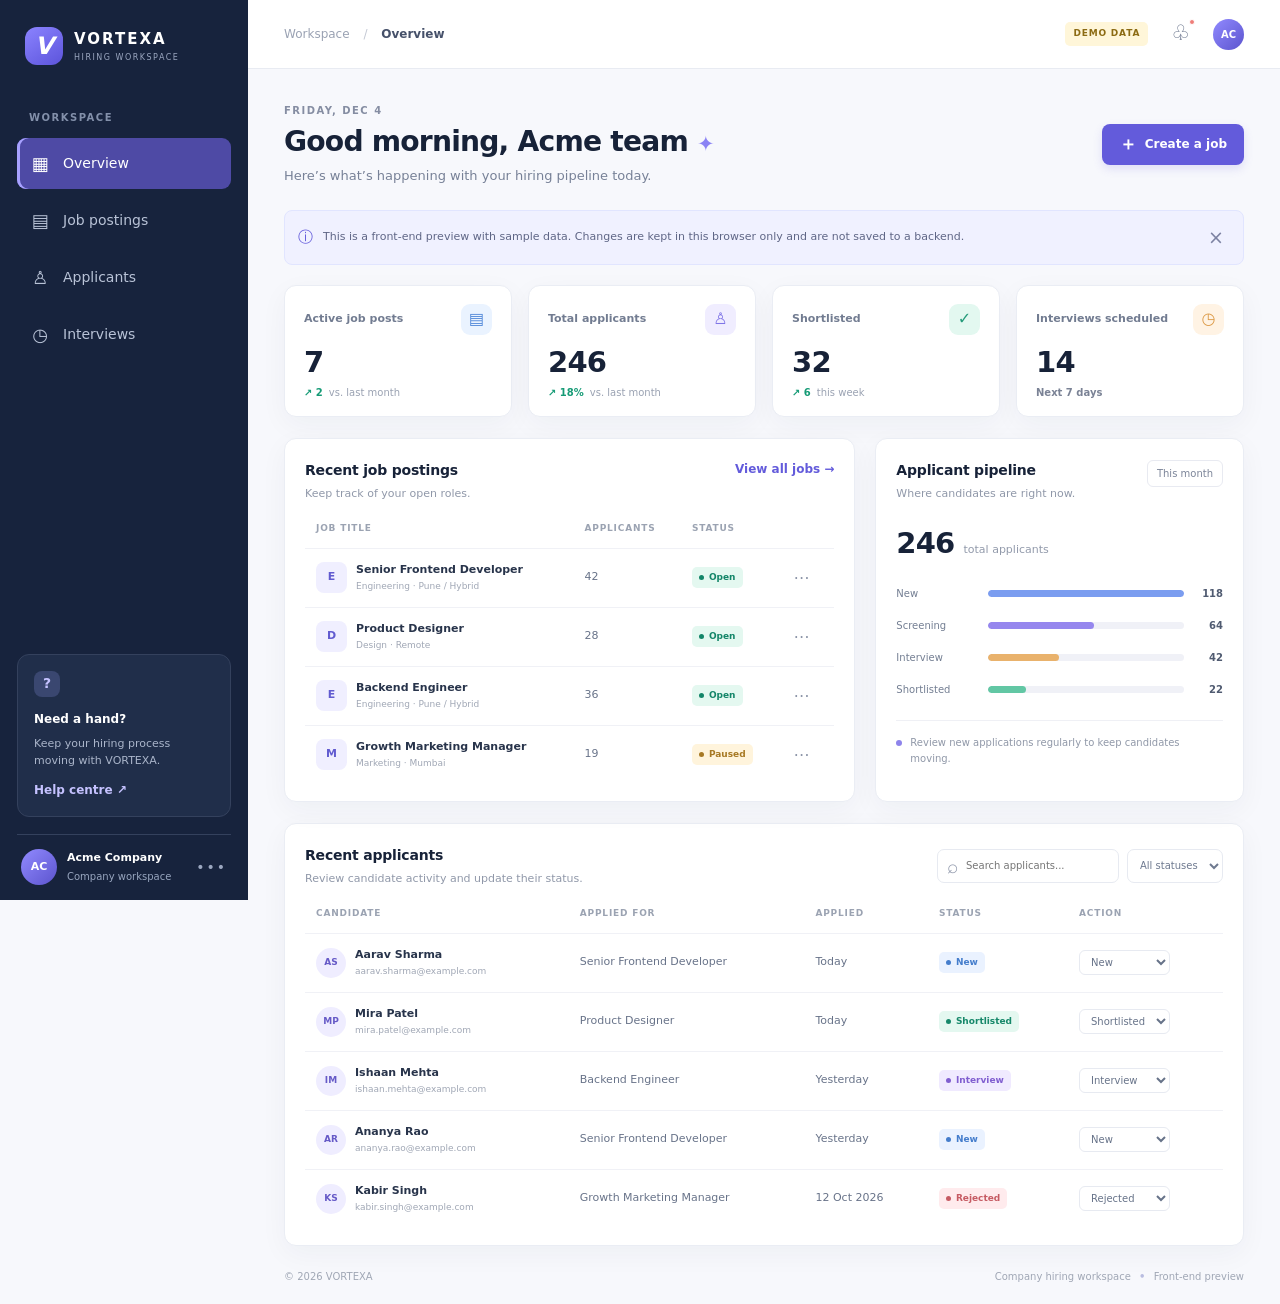
<file: frontend/company-dashboard/index.html>
<!DOCTYPE html>
<html lang="en">
<head>
  <meta charset="UTF-8">
  <meta name="viewport" content="width=device-width, initial-scale=1.0">
  <meta name="description" content="VORTEXA company recruitment dashboard">
  <title>VORTEXA | Company Dashboard</title>
  <link rel="stylesheet" href="styles.css">
  <script src="app.js" defer></script>
</head>
<body>
  <div class="app-shell">
    <aside class="sidebar" id="sidebar">
      <a class="brand" href="#" aria-label="VORTEXA home">
        <span class="brand-mark">V</span>
        <span><strong>VORTEXA</strong><small>HIRING WORKSPACE</small></span>
      </a>
      <div class="workspace-label">WORKSPACE</div>
      <nav class="main-nav" aria-label="Main navigation">
        <button class="nav-item active" data-view="overview"><span class="nav-icon">▦</span>Overview</button>
        <button class="nav-item" data-view="jobs"><span class="nav-icon">▤</span>Job postings</button>
        <button class="nav-item" data-view="applicants"><span class="nav-icon">♙</span>Applicants</button>
        <button class="nav-item" data-view="interviews"><span class="nav-icon">◷</span>Interviews</button>
      </nav>
      <div class="sidebar-bottom">
        <div class="help-card"><span class="help-icon">?</span><strong>Need a hand?</strong><p>Keep your hiring process moving with VORTEXA.</p><button id="helpButton" class="text-button">Help centre ↗</button></div>
        <div class="profile-mini"><div class="avatar avatar-purple">AC</div><div class="profile-copy"><strong>Acme Company</strong><span>Company workspace</span></div><span class="profile-dots">•••</span></div>
      </div>
    </aside>

    <main class="main-area">
      <header class="topbar">
        <button class="mobile-menu" id="mobileMenu" aria-label="Toggle navigation">☰</button>
        <div class="breadcrumb">Workspace <span>/</span> <strong id="breadcrumbCurrent">Overview</strong></div>
        <div class="top-actions"><span class="demo-badge">DEMO DATA</span><button class="icon-button" id="notificationButton" aria-label="Notifications">♧<i></i></button><div class="avatar avatar-purple top-avatar">AC</div></div>
      </header>

      <section class="page-content">
        <div class="welcome-row">
          <div><p class="eyebrow" id="todayLabel">COMPANY WORKSPACE</p><h1 id="pageTitle">Good morning, Acme team <span>✦</span></h1><p class="subtitle" id="pageSubtitle">Here’s what’s happening with your hiring pipeline today.</p></div>
          <button class="primary-button" id="createJobButton"><span>＋</span> Create a job</button>
        </div>

        <div class="notice" role="status"><span class="notice-symbol">ⓘ</span><span>This is a front-end preview with sample data. Changes are kept in this browser only and are not saved to a backend.</span><button id="dismissNotice" aria-label="Dismiss notice">×</button></div>

        <section class="stats-grid" aria-label="Hiring statistics">
          <article class="stat-card"><div class="stat-top"><span>Active job posts</span><span class="stat-icon icon-blue">▤</span></div><div class="stat-number" id="activeJobsCount">8</div><div class="stat-foot"><span class="trend positive">↗ 2</span><span>vs. last month</span></div></article>
          <article class="stat-card"><div class="stat-top"><span>Total applicants</span><span class="stat-icon icon-violet">♙</span></div><div class="stat-number" id="applicantsCount">246</div><div class="stat-foot"><span class="trend positive">↗ 18%</span><span>vs. last month</span></div></article>
          <article class="stat-card"><div class="stat-top"><span>Shortlisted</span><span class="stat-icon icon-green">✓</span></div><div class="stat-number" id="shortlistedCount">32</div><div class="stat-foot"><span class="trend positive">↗ 6</span><span>this week</span></div></article>
          <article class="stat-card"><div class="stat-top"><span>Interviews scheduled</span><span class="stat-icon icon-orange">◷</span></div><div class="stat-number" id="interviewsCount">14</div><div class="stat-foot"><span class="trend neutral">Next 7 days</span></div></article>
        </section>

        <section class="content-grid">
          <article class="panel jobs-panel" id="jobsPanel">
            <div class="panel-heading"><div><h2>Recent job postings</h2><p>Keep track of your open roles.</p></div><button class="text-button" data-go="jobs">View all jobs →</button></div>
            <div class="table-wrap"><table><thead><tr><th>JOB TITLE</th><th>APPLICANTS</th><th>STATUS</th><th></th></tr></thead><tbody id="jobsTableBody"></tbody></table></div>
            <div class="empty-state hidden" id="jobsEmpty">No jobs match your search.</div>
          </article>

          <article class="panel pipeline-panel">
            <div class="panel-heading"><div><h2>Applicant pipeline</h2><p>Where candidates are right now.</p></div><span class="small-pill">This month</span></div>
            <div class="pipeline-total"><strong>246</strong><span>total applicants</span></div>
            <div class="pipeline-bars" id="pipelineBars"></div>
            <div class="pipeline-note"><span class="note-dot"></span>Review new applications regularly to keep candidates moving.</div>
          </article>
        </section>

        <section class="panel applicants-panel" id="applicantsPanel">
          <div class="panel-heading applicants-heading"><div><h2>Recent applicants</h2><p>Review candidate activity and update their status.</p></div><div class="applicant-tools"><label class="search-box"><span>⌕</span><input id="applicantSearch" type="search" placeholder="Search applicants..." aria-label="Search applicants"></label><select id="statusFilter" aria-label="Filter by status"><option value="all">All statuses</option><option value="New">New</option><option value="Shortlisted">Shortlisted</option><option value="Interview">Interview</option><option value="Rejected">Rejected</option></select></div></div>
          <div class="table-wrap"><table><thead><tr><th>CANDIDATE</th><th>APPLIED FOR</th><th>APPLIED</th><th>STATUS</th><th>ACTION</th></tr></thead><tbody id="applicantsTableBody"></tbody></table></div>
          <div class="empty-state hidden" id="applicantsEmpty">No applicants match these filters.</div>
        </section>
        <footer class="page-footer"><span>© <span id="year"></span> VORTEXA</span><span>Company hiring workspace <b>•</b> Front-end preview</span></footer>
      </section>
    </main>
  </div>

  <dialog class="modal" id="jobModal">
    <form id="jobForm" method="dialog">
      <div class="modal-heading"><div><p class="eyebrow">JOB MANAGEMENT</p><h2>Create a job posting</h2></div><button type="button" class="close-button" id="closeJobModal" aria-label="Close">×</button></div>
      <label class="field-label" for="jobTitleInput">Job title</label><input class="form-input" id="jobTitleInput" name="title" required maxlength="80" placeholder="e.g. Frontend Developer">
      <label class="field-label" for="departmentInput">Department</label><select class="form-input" id="departmentInput" name="department"><option>Engineering</option><option>Design</option><option>Product</option><option>Marketing</option><option>People & Culture</option><option>Operations</option></select>
      <label class="field-label" for="locationInput">Location</label><input class="form-input" id="locationInput" name="location" maxlength="80" placeholder="e.g. Pune / Remote">
      <label class="field-label" for="employmentInput">Employment type</label><select class="form-input" id="employmentInput" name="employment"><option>Full-time</option><option>Part-time</option><option>Contract</option><option>Internship</option></select>
      <p class="form-note">Preview only: this posting will not be sent to a server.</p>
      <div class="modal-actions"><button type="button" class="secondary-button" id="cancelJobButton">Cancel</button><button type="submit" class="primary-button">Add preview job</button></div>
    </form>
  </dialog>
  <div class="toast" id="toast" role="status" aria-live="polite"></div>
</body>
</html>
</file>
<file: frontend/company-dashboard/styles.css>
:root {
  --ink: #172238; --muted: #778197; --line: #e8ebf2; --surface: #fff; --page: #f7f8fc;
  --purple: #635bdb; --purple-dark: #5048c5; --navy: #17233d; --green: #17866b;
  --shadow: 0 8px 28px rgba(27, 39, 74, .045);
}
* { box-sizing: border-box; }
html { scroll-behavior: smooth; }
body { margin: 0; background: var(--page); color: var(--ink); font: 14px/1.5 Inter, ui-sans-serif, system-ui, -apple-system, BlinkMacSystemFont, "Segoe UI", sans-serif; }
button, input, select { font: inherit; }
button { cursor: pointer; }
button:focus-visible, input:focus-visible, select:focus-visible { outline: 3px solid rgba(99,91,219,.25); outline-offset: 2px; }
.app-shell { min-height: 100vh; }
.sidebar { position: fixed; inset: 0 auto 0 0; z-index: 10; display: flex; flex-direction: column; width: 248px; padding: 27px 17px 15px; background: var(--navy); color: #fff; }
.brand { display: flex; align-items: center; gap: 11px; margin: 0 8px 45px; color: #fff; text-decoration: none; }
.brand-mark { display: grid; width: 38px; height: 38px; place-items: center; border-radius: 12px; color: #fff; background: linear-gradient(145deg,#8b83ff,#5c54db); font-size: 24px; font-weight: 800; font-style: italic; }
.brand strong { display: block; letter-spacing: 2px; font-size: 15px; }
.brand small { display: block; margin-top: 1px; color: #9ba7c0; font-size: 8px; letter-spacing: 1.5px; }
.workspace-label { margin: 0 12px 13px; color: #8390aa; font-size: 10px; font-weight: 700; letter-spacing: 1.5px; }
.main-nav { display: grid; gap: 6px; }
.nav-item { display: flex; align-items: center; gap: 13px; width: 100%; padding: 12px 13px; border: 0; border-radius: 9px; color: #b9c3d7; background: transparent; text-align: left; transition: background .18s,color .18s; }
.nav-item:hover { color: #fff; background: rgba(255,255,255,.07); }
.nav-item.active { color: #fff; background: #4e4aa5; box-shadow: inset 3px 0 #a7a1ff; }
.nav-icon { width: 20px; font-size: 18px; text-align: center; }
.sidebar-bottom { margin-top: auto; }
.help-card { padding: 16px; border: 1px solid #34415d; border-radius: 12px; background: #202e4a; }
.help-icon { display: grid; width: 26px; height: 26px; margin-bottom: 11px; place-items: center; border-radius: 8px; background: #3a4770; color: #c5c2ff; font-weight: 700; }
.help-card strong { font-size: 12px; }
.help-card p { margin: 6px 0 9px; color: #aab5ca; font-size: 11px; line-height: 1.6; }
.text-button { padding: 0; border: 0; color: var(--purple); background: transparent; font-size: 12px; font-weight: 700; white-space: nowrap; }
.help-card .text-button { color: #c5c2ff; }
.profile-mini { display: flex; align-items: center; gap: 10px; margin-top: 17px; padding: 14px 4px 0; border-top: 1px solid #34415d; }
.avatar { display: grid; flex: 0 0 auto; width: 36px; height: 36px; place-items: center; border-radius: 50%; font-size: 11px; font-weight: 800; }
.avatar-purple { color: #fff; background: linear-gradient(135deg,#918aff,#5c54ce); }
.profile-copy { min-width: 0; flex: 1; }
.profile-copy strong, .profile-copy span { display: block; overflow: hidden; text-overflow: ellipsis; white-space: nowrap; }
.profile-copy strong { font-size: 11px; }
.profile-copy span { margin-top: 2px; color: #98a6bf; font-size: 10px; }
.profile-dots { color: #9ba7c0; letter-spacing: 2px; }
.main-area { min-height: 100vh; margin-left: 248px; }
.topbar { position: sticky; top: 0; z-index: 5; display: flex; height: 69px; align-items: center; justify-content: space-between; padding: 0 36px; border-bottom: 1px solid var(--line); background: rgba(255,255,255,.94); backdrop-filter: blur(12px); }
.breadcrumb { color: #9aa2b3; font-size: 12px; }
.breadcrumb span { margin: 0 10px; color: #c4c9d4; }
.breadcrumb strong { color: #46516a; font-weight: 600; }
.top-actions { display: flex; align-items: center; gap: 17px; }
.demo-badge { padding: 5px 8px; border-radius: 5px; color: #8c6b13; background: #fff6d9; font-size: 9px; font-weight: 800; letter-spacing: .8px; }
.icon-button { position: relative; border: 0; color: #67728a; background: transparent; font-size: 21px; }
.icon-button i { position: absolute; top: 2px; right: 1px; width: 6px; height: 6px; border: 1px solid white; border-radius: 50%; background: #ef7d78; }
.top-avatar { width: 31px; height: 31px; font-size: 10px; }
.mobile-menu { display: none; border: 0; background: transparent; color: var(--ink); font-size: 20px; }
.page-content { max-width: 1500px; margin: 0 auto; padding: 34px 36px 20px; }
.welcome-row { display: flex; align-items: center; justify-content: space-between; gap: 20px; margin-bottom: 25px; }
.eyebrow { margin: 0 0 7px; color: #858da2; font-size: 10px; font-weight: 800; letter-spacing: 1.5px; }
h1, h2, p { margin-top: 0; }
h1 { margin-bottom: 7px; font-size: clamp(23px,2.2vw,30px); font-weight: 750; letter-spacing: -.8px; line-height: 1.2; }
h1 span { color: #8a82f4; font-size: 21px; }
.subtitle { margin-bottom: 0; color: var(--muted); font-size: 13px; }
.primary-button, .secondary-button { display: inline-flex; min-height: 41px; align-items: center; justify-content: center; gap: 8px; padding: 0 16px; border: 1px solid transparent; border-radius: 8px; font-size: 12px; font-weight: 700; transition: transform .15s,background .15s; }
.primary-button { color: #fff; background: var(--purple); box-shadow: 0 4px 10px rgba(99,91,219,.16); }
.primary-button:hover { background: var(--purple-dark); transform: translateY(-1px); }
.primary-button span { font-size: 18px; line-height: 1; }
.secondary-button { border-color: #e1e5ef; color: #505b72; background: #fff; }
.notice { display: flex; align-items: center; gap: 10px; margin-bottom: 20px; padding: 11px 13px; border: 1px solid #e1e5ff; border-radius: 8px; color: #5f6686; background: #f0f1ff; font-size: 11px; }
.notice-symbol { color: var(--purple); font-size: 15px; }
.notice button { margin-left: auto; border: 0; color: #7c82a2; background: transparent; font-size: 19px; }
.stats-grid { display: grid; grid-template-columns: repeat(4,minmax(0,1fr)); gap: 16px; margin-bottom: 21px; }
.stat-card, .panel { border: 1px solid #eaedf4; border-radius: 12px; background: var(--surface); box-shadow: var(--shadow); }
.stat-card { min-width: 0; padding: 18px 19px 16px; }
.stat-top { display: flex; align-items: center; justify-content: space-between; gap: 7px; color: #727c91; font-size: 11px; font-weight: 600; }
.stat-icon { display: grid; width: 31px; height: 31px; flex: 0 0 auto; place-items: center; border-radius: 9px; font-size: 16px; }
.icon-blue { color: #5289d9; background: #eaf3ff; }
.icon-violet { color: #8076e7; background: #f0edff; }
.icon-green { color: #249b7a; background: #e3f8f0; }
.icon-orange { color: #dc9a47; background: #fff3e4; }
.stat-number { margin: 12px 0 6px; font-size: 29px; font-weight: 750; letter-spacing: -.8px; line-height: 1.1; }
.stat-foot { display: flex; flex-wrap: wrap; align-items: center; gap: 6px; color: #9aa2b2; font-size: 10px; }
.trend { font-size: 10px; font-weight: 800; }
.trend.positive { color: #169b76; }
.trend.neutral { color: #7a8295; font-weight: 600; }
.content-grid { display: grid; grid-template-columns: minmax(0,1.55fr) minmax(270px,1fr); gap: 20px; margin-bottom: 21px; }
.panel { min-width: 0; padding: 21px 20px 17px; }
.panel-heading { display: flex; align-items: flex-start; justify-content: space-between; gap: 15px; margin-bottom: 20px; }
.panel-heading h2 { margin: 0 0 5px; font-size: 14px; font-weight: 750; letter-spacing: -.2px; }
.panel-heading p { margin: 0; color: #9098a9; font-size: 11px; }
.small-pill { padding: 5px 9px; border: 1px solid #e8eaf1; border-radius: 6px; color: #7c8599; font-size: 10px; white-space: nowrap; }
.table-wrap { width: 100%; overflow-x: auto; }
table { width: 100%; border-collapse: collapse; text-align: left; white-space: nowrap; }
th { padding: 0 11px 12px; color: #9ba3b2; font-size: 9px; font-weight: 800; letter-spacing: .8px; }
td { padding: 13px 11px; border-top: 1px solid #f0f1f6; color: #687389; font-size: 11px; }
td:first-child { color: #28344b; font-weight: 650; }
.job-cell { display: flex; align-items: center; gap: 9px; }
.company-logo { display: grid; width: 31px; height: 31px; flex: 0 0 auto; place-items: center; border-radius: 8px; color: #615bd0; background: #f0efff; font-size: 11px; font-weight: 800; }
.job-name { display: block; color: #28344b; font-size: 11px; font-weight: 700; }
.job-meta { display: block; margin-top: 2px; color: #a0a7b5; font-size: 9px; font-weight: 400; }
.status { display: inline-flex; align-items: center; gap: 5px; padding: 4px 7px; border-radius: 5px; font-size: 9px; font-weight: 750; }
.status::before { width: 5px; height: 5px; border-radius: 50%; background: currentColor; content: ""; }
.status-open { color: #138568; background: #e4f8f0; }
.status-paused { color: #a77924; background: #fff4dc; }
.status-new { color: #447dcc; background: #eaf2ff; }
.status-shortlisted { color: #16886a; background: #e4f8f0; }
.status-interview { color: #805ed0; background: #f0eaff; }
.status-rejected { color: #c65b63; background: #ffebed; }
.row-menu { border: 0; color: #8c95a8; background: transparent; font-size: 16px; }
.pipeline-total { display: flex; align-items: baseline; gap: 9px; margin: 3px 0 20px; }
.pipeline-total strong { font-size: 29px; letter-spacing: -.8px; }
.pipeline-total span { color: #929aab; font-size: 11px; }
.pipeline-bars { display: grid; gap: 17px; }
.pipeline-row { display: grid; grid-template-columns: 83px minmax(40px,1fr) 30px; align-items: center; gap: 9px; color: #737e92; font-size: 10px; }
.bar-track { height: 7px; overflow: hidden; border-radius: 8px; background: #f0f1f7; }
.bar-fill { height: 100%; border-radius: inherit; transition: width .3s ease; }
.bar-blue { background: #7b9df0; } .bar-purple { background: #9687ee; } .bar-orange { background: #e9b26c; } .bar-green { background: #62c7a4; }
.pipeline-row strong { color: #505b71; font-size: 10px; text-align: right; }
.pipeline-note { display: flex; gap: 8px; margin-top: 23px; padding-top: 14px; border-top: 1px solid #eff0f5; color: #9098a8; font-size: 10px; line-height: 1.6; }
.note-dot { width: 6px; height: 6px; flex: 0 0 auto; margin-top: 5px; border-radius: 50%; background: #8e84eb; }
.applicants-panel { margin-bottom: 20px; }
.applicants-heading { align-items: center; }
.applicant-tools { display: flex; gap: 8px; }
.search-box { display: flex; height: 34px; align-items: center; gap: 6px; padding: 0 9px; border: 1px solid #e7eaf1; border-radius: 7px; color: #929aad; }
.search-box span { font-size: 19px; }
.search-box input { width: 145px; min-width: 0; border: 0; outline: 0; color: var(--ink); background: transparent; font-size: 10px; }
.applicant-tools select { max-width: 130px; padding: 0 8px; border: 1px solid #e7eaf1; border-radius: 7px; color: #6f7a90; background: #fff; font-size: 10px; }
.candidate-cell { display: flex; align-items: center; gap: 9px; }
.candidate-avatar { display: grid; width: 30px; height: 30px; flex: 0 0 auto; place-items: center; border-radius: 50%; color: #665ac7; background: #efedff; font-size: 9px; font-weight: 800; }
.candidate-name { display: block; color: #28344b; font-size: 11px; font-weight: 700; }
.candidate-email { display: block; margin-top: 2px; color: #a0a7b5; font-size: 9px; font-weight: 400; }
.action-select { max-width: 120px; padding: 5px 7px; border: 1px solid #e7eaf1; border-radius: 6px; color: #677389; background: white; font-size: 10px; }
.empty-state { padding: 24px; color: #8b94a6; text-align: center; font-size: 12px; }
.hidden { display: none !important; }
.page-footer { display: flex; justify-content: space-between; gap: 15px; padding: 3px 0 0; color: #a0a7b5; font-size: 10px; }
.page-footer b { padding: 0 5px; color: #b9bde0; }
.modal { width: min(480px,calc(100% - 28px)); max-width: 100%; padding: 24px; border: 1px solid #e6e8f0; border-radius: 15px; color: var(--ink); box-shadow: 0 24px 80px rgba(17,27,51,.25); }
.modal::backdrop { background: rgba(19,28,49,.48); backdrop-filter: blur(3px); }
.modal-heading { display: flex; align-items: flex-start; justify-content: space-between; margin-bottom: 22px; }
.modal-heading h2 { margin: 0; font-size: 20px; }
.close-button { border: 0; color: #81899a; background: transparent; font-size: 25px; }
.field-label { display: block; margin: 14px 0 6px; color: #525d72; font-size: 11px; font-weight: 700; }
.form-input { width: 100%; min-height: 40px; padding: 9px 11px; border: 1px solid #e1e5ef; border-radius: 7px; color: var(--ink); background: white; }
.form-note { margin: 15px 0; color: #929aab; font-size: 10px; }
.modal-actions { display: flex; justify-content: flex-end; gap: 9px; margin-top: 20px; }
.toast { position: fixed; right: 24px; bottom: 24px; z-index: 30; max-width: min(380px,calc(100% - 48px)); padding: 12px 16px; border-radius: 9px; color: #fff; background: #202e4a; box-shadow: 0 10px 30px #1722382b; font-size: 12px; opacity: 0; pointer-events: none; transform: translateY(10px); transition: .2s; }
.toast.show { opacity: 1; transform: translateY(0); }
@media (max-width: 1180px) {
  .sidebar { width: 220px; } .main-area { margin-left: 220px; }
  .topbar { padding: 0 25px; } .page-content { padding: 27px 25px 18px; }
  .stats-grid { grid-template-columns: repeat(2,minmax(0,1fr)); }
  .content-grid { grid-template-columns: minmax(0,1.2fr) minmax(260px,1fr); gap: 14px; }
  .panel { padding: 17px 14px; }
  .applicants-heading { align-items: flex-start; flex-direction: column; }
}
@media (max-width: 800px) {
  .sidebar { width: 248px; transform: translateX(-100%); transition: transform .22s ease; box-shadow: 10px 0 30px #101a3020; }
  .sidebar.open { transform: translateX(0); }
  .main-area { margin-left: 0; } .mobile-menu { display: inline-block; margin-right: 12px; }
  .topbar { justify-content: flex-start; padding: 0 18px; } .breadcrumb { flex: 1; }
  .top-actions { gap: 10px; } .page-content { padding: 24px 17px 18px; }
  .content-grid { grid-template-columns: 1fr; }
  .welcome-row { align-items: flex-start; } .welcome-row .primary-button { flex: 0 0 auto; }
}
@media (max-width: 540px) {
  .topbar { height: 59px; padding: 0 12px; } .demo-badge { display: none; } .top-actions { gap: 7px; }
  .page-content { padding: 20px 12px 15px; } .welcome-row { flex-direction: column; gap: 14px; }
  .welcome-row .primary-button { width: 100%; } h1 { font-size: 24px; }
  .stats-grid { gap: 10px; } .stat-card { padding: 14px 12px; } .stat-number { font-size: 25px; }
  .notice { align-items: flex-start; font-size: 10px; } .panel { padding: 15px 11px; }
  .panel-heading { gap: 9px; } .panel-heading .text-button { font-size: 10px; }
  .applicant-tools { width: 100%; flex-wrap: wrap; } .search-box { flex: 1; } .search-box input { width: 100%; }
  .applicant-tools select { max-width: none; flex: 1; min-height: 34px; }
  .page-footer { flex-direction: column; gap: 5px; }
}
</file>
